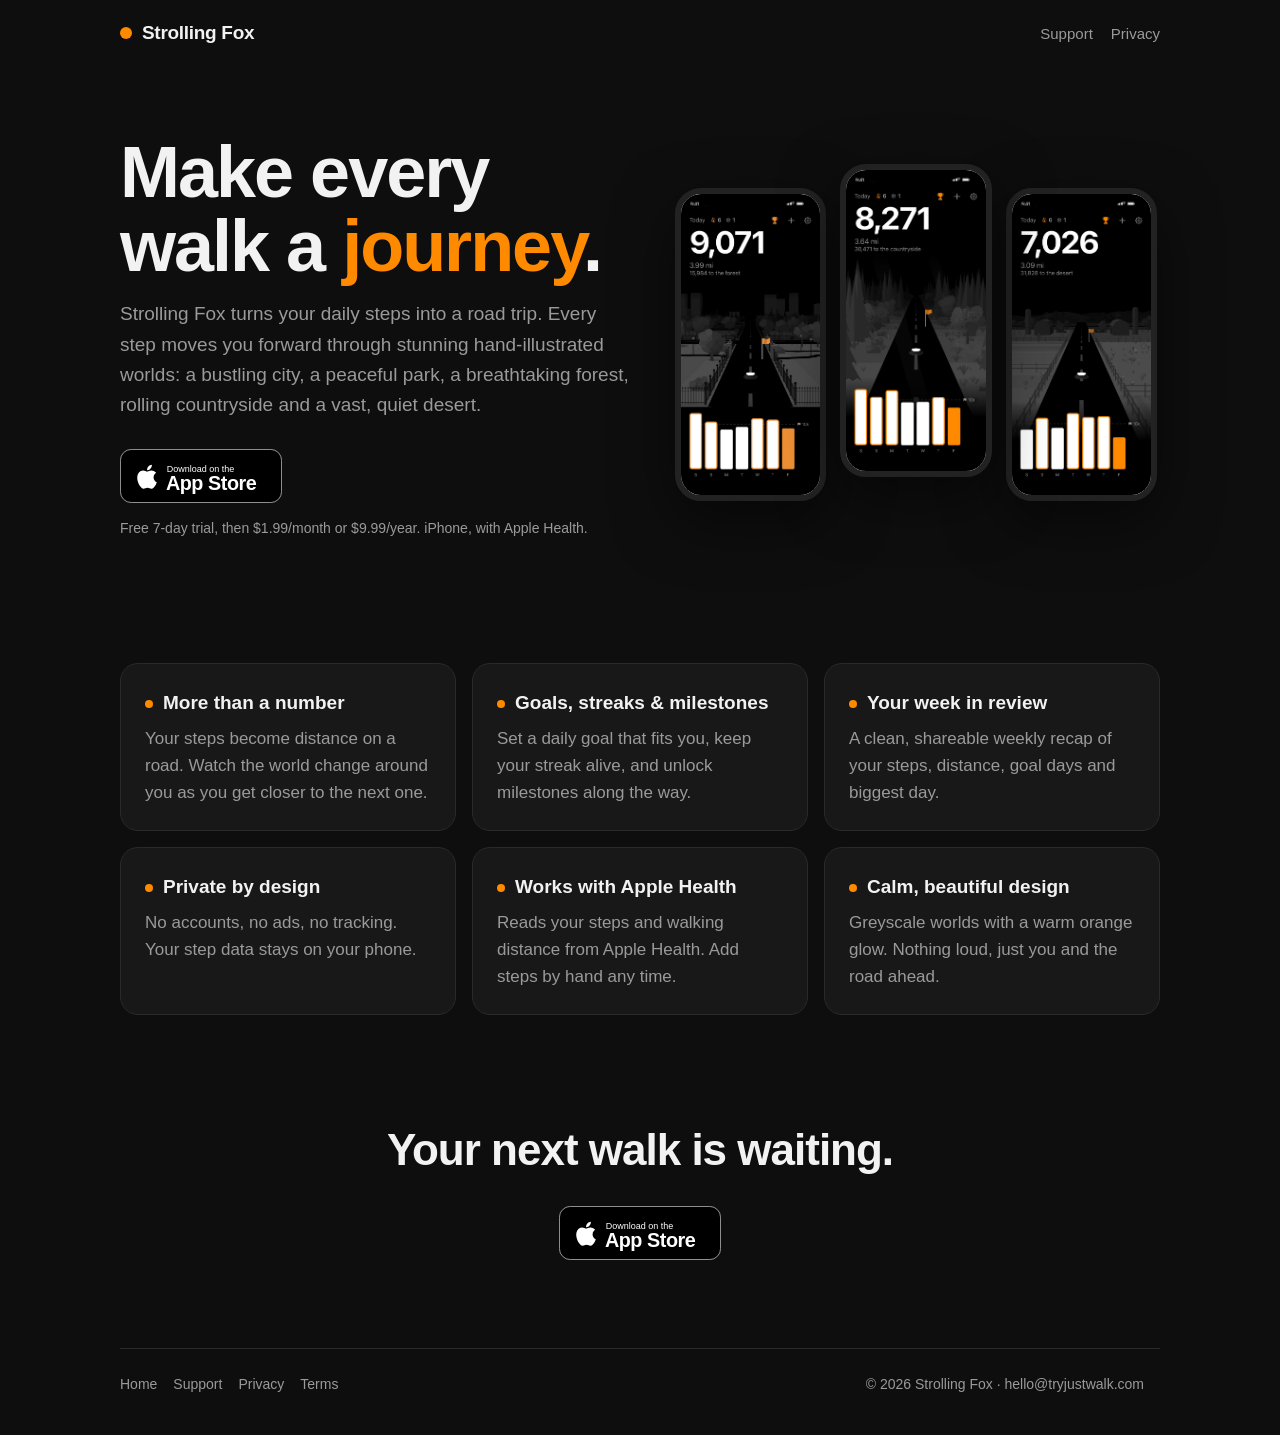
<file: index.html>
<!doctype html><html lang="en"><head><meta charset="utf-8"><meta name="viewport" content="width=device-width,initial-scale=1">
<title>Strolling Fox - Make every walk a journey</title><meta name="description" content="Strolling Fox turns your daily steps into a journey through stunning illustrated worlds. Make every walk a journey.">
<meta name="theme-color" content="#0e0e0e"><link rel="icon" href="img/favicon.png"><link rel="apple-touch-icon" href="img/icon.png">
<meta property="og:title" content="Strolling Fox - Make every walk a journey"><meta property="og:image" content="https://tryjustwalk.com/img/park.jpg">
<meta name="apple-itunes-app" content="app-id=6825459763"><link rel="stylesheet" href="style.css"></head><body>
<div class="wrap"><header class="nav"><a class="brand" href="index.html">Strolling Fox</a><nav><a href="support.html">Support</a><a href="privacy.html">Privacy</a></nav></header></div>
<main class="wrap"><section class="hero"><div>
<h1>Make every walk a <em>journey</em>.</h1>
<p class="lead">Strolling Fox turns your daily steps into a road trip. Every step moves you forward through stunning hand-illustrated worlds: a bustling city, a peaceful park, a breathtaking forest, rolling countryside and a vast, quiet desert.</p>
<a class="badge" href="https://apps.apple.com/app/id6825459763"><img src="img/app-store-badge.svg" alt="Download on the App Store"></a><p class="small">Free 7-day trial, then $1.99/month or $9.99/year. iPhone, with Apple Health.</p>
</div><div class="phones">
<div class="phone"><img src="img/park.jpg" alt="Strolling Fox Home screen walking through the park" loading="eager"></div>
<div class="phone"><img src="img/forest.jpg" alt="Strolling Fox walking through the forest"></div>
<div class="phone"><img src="img/country.jpg" alt="Strolling Fox walking through the countryside"></div>
</div></section>
<section class="props">
<div class="prop"><h3>More than a number</h3><p>Your steps become distance on a road. Watch the world change around you as you get closer to the next one.</p></div>
<div class="prop"><h3>Goals, streaks &amp; milestones</h3><p>Set a daily goal that fits you, keep your streak alive, and unlock milestones along the way.</p></div>
<div class="prop"><h3>Your week in review</h3><p>A clean, shareable weekly recap of your steps, distance, goal days and biggest day.</p></div>
<div class="prop"><h3>Private by design</h3><p>No accounts, no ads, no tracking. Your step data stays on your phone.</p></div>
<div class="prop"><h3>Works with Apple Health</h3><p>Reads your steps and walking distance from Apple Health. Add steps by hand any time.</p></div>
<div class="prop"><h3>Calm, beautiful design</h3><p>Greyscale worlds with a warm orange glow. Nothing loud, just you and the road ahead.</p></div>
</section>
<section class="cta"><h2>Your next walk is waiting.</h2><a class="badge" href="https://apps.apple.com/app/id6825459763"><img src="img/app-store-badge.svg" alt="Download on the App Store"></a></section></main>
<div class="wrap"><footer class="site"><div><a href="index.html">Home</a><a href="support.html">Support</a><a href="privacy.html">Privacy</a><a href="terms.html">Terms</a></div><div>© 2026 Strolling Fox · <a href="mailto:hello@tryjustwalk.com">hello@tryjustwalk.com</a></div></footer></div></body></html>
</file>
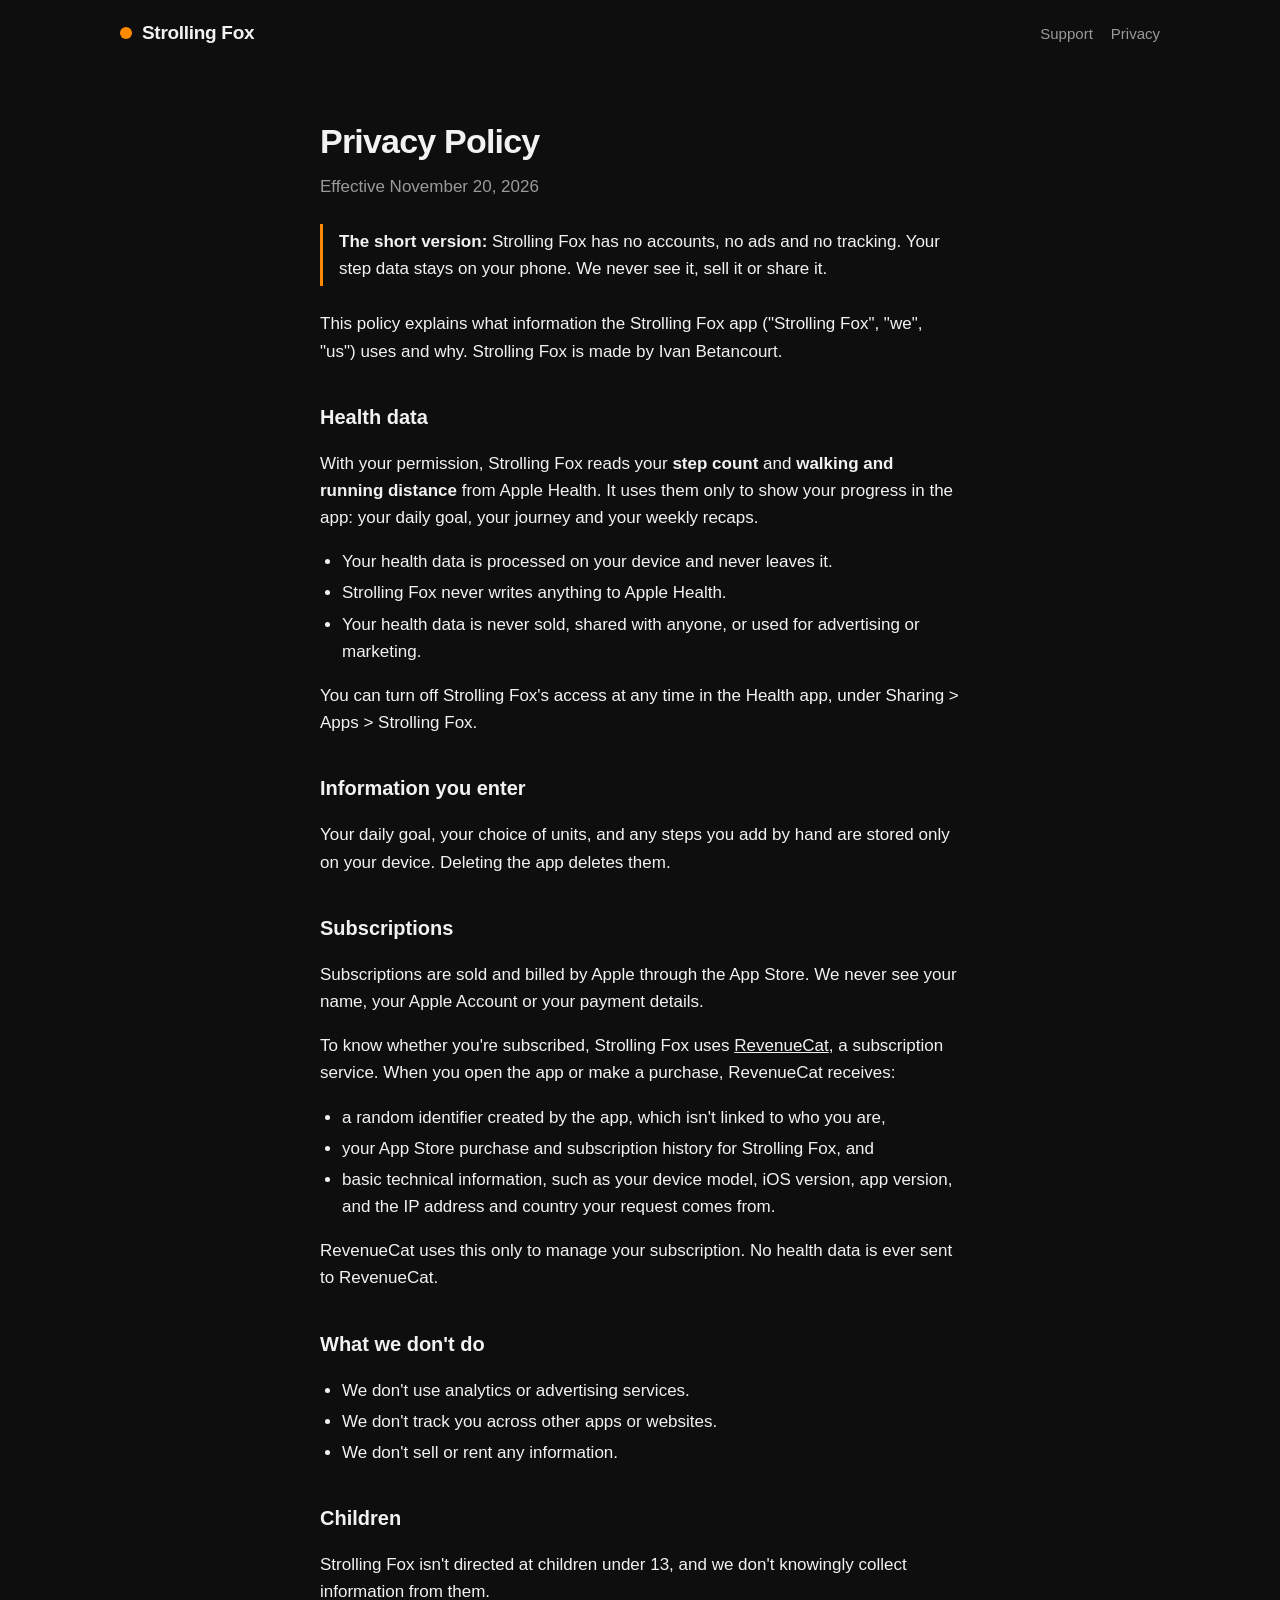
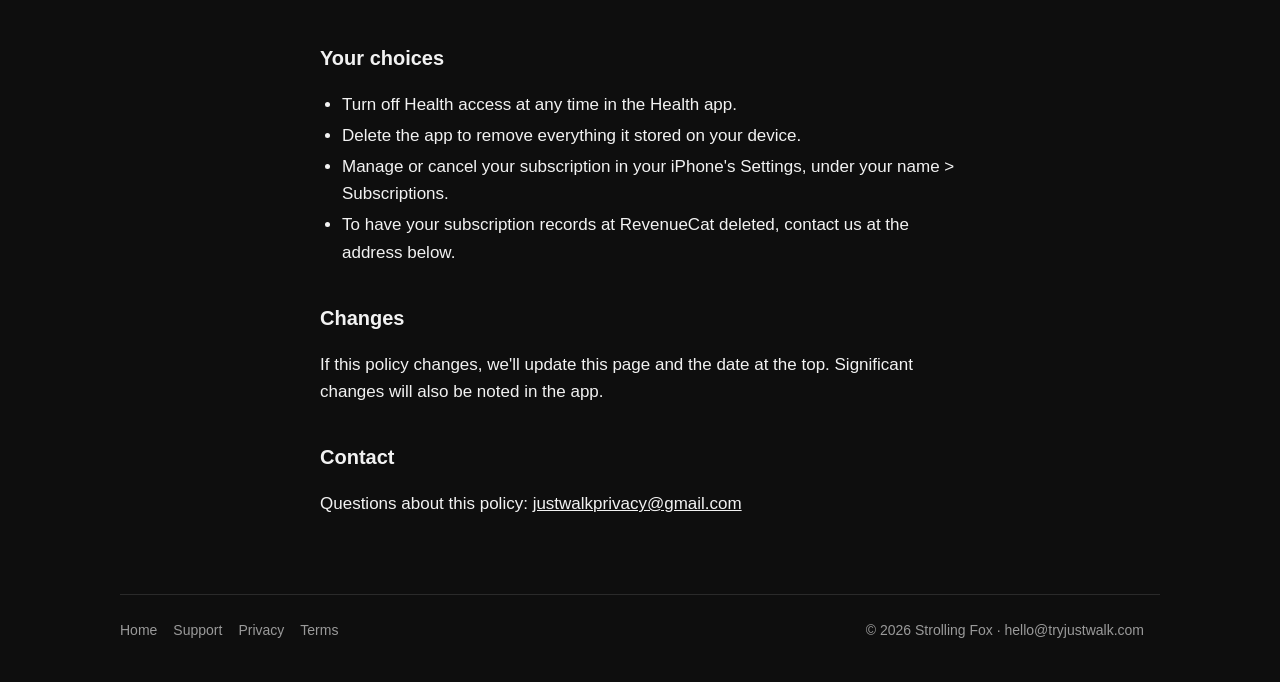
<file: privacy.html>
<!doctype html><html lang="en"><head><meta charset="utf-8"><meta name="viewport" content="width=device-width,initial-scale=1">
<title>Privacy Policy - Strolling Fox</title><meta name="description" content="Strolling Fox turns your daily steps into a journey through stunning illustrated worlds. Make every walk a journey.">
<meta name="theme-color" content="#0e0e0e"><link rel="icon" href="img/favicon.png"><link rel="apple-touch-icon" href="img/icon.png">
<meta property="og:title" content="Strolling Fox - Make every walk a journey"><meta property="og:image" content="https://tryjustwalk.com/img/park.jpg">
<meta name="apple-itunes-app" content="app-id=6825459763"><link rel="stylesheet" href="style.css"></head><body>
<div class="wrap"><header class="nav"><a class="brand" href="index.html">Strolling Fox</a><nav><a href="support.html">Support</a><a href="privacy.html">Privacy</a></nav></header></div>
<main class="doc">

      <div class="brand">Strolling Fox</div>
      <h1>Privacy Policy</h1>
      <p class="date">Effective November 20, 2026</p>

      <p class="summary">
        <strong>The short version:</strong> Strolling Fox has no accounts, no ads and no tracking. Your
        step data stays on your phone. We never see it, sell it or share it.
      </p>

      <p>
        This policy explains what information the Strolling Fox app ("Strolling Fox", "we", "us") uses and
        why. Strolling Fox is made by Ivan Betancourt.
      </p>

      <h2>Health data</h2>
      <p>
        With your permission, Strolling Fox reads your <strong>step count</strong> and
        <strong>walking and running distance</strong> from Apple Health. It uses them only to show
        your progress in the app: your daily goal, your journey and your weekly recaps.
      </p>
      <ul>
        <li>Your health data is processed on your device and never leaves it.</li>
        <li>Strolling Fox never writes anything to Apple Health.</li>
        <li>
          Your health data is never sold, shared with anyone, or used for advertising or
          marketing.
        </li>
      </ul>
      <p>
        You can turn off Strolling Fox's access at any time in the Health app, under Sharing &gt; Apps
        &gt; Strolling Fox.
      </p>

      <h2>Information you enter</h2>
      <p>
        Your daily goal, your choice of units, and any steps you add by hand are stored only on
        your device. Deleting the app deletes them.
      </p>

      <h2>Subscriptions</h2>
      <p>
        Subscriptions are sold and billed by Apple through the App Store. We never see your name,
        your Apple Account or your payment details.
      </p>
      <p>
        To know whether you're subscribed, Strolling Fox uses
        <a href="https://www.revenuecat.com/privacy">RevenueCat</a>, a subscription service. When
        you open the app or make a purchase, RevenueCat receives:
      </p>
      <ul>
        <li>a random identifier created by the app, which isn't linked to who you are,</li>
        <li>your App Store purchase and subscription history for Strolling Fox, and</li>
        <li>
          basic technical information, such as your device model, iOS version, app version, and
          the IP address and country your request comes from.
        </li>
      </ul>
      <p>
        RevenueCat uses this only to manage your subscription. No health data is ever sent to
        RevenueCat.
      </p>

      <h2>What we don't do</h2>
      <ul>
        <li>We don't use analytics or advertising services.</li>
        <li>We don't track you across other apps or websites.</li>
        <li>We don't sell or rent any information.</li>
      </ul>

      <h2>Children</h2>
      <p>
        Strolling Fox isn't directed at children under 13, and we don't knowingly collect information
        from them.
      </p>

      <h2>Your choices</h2>
      <ul>
        <li>Turn off Health access at any time in the Health app.</li>
        <li>Delete the app to remove everything it stored on your device.</li>
        <li>
          Manage or cancel your subscription in your iPhone's Settings, under your name &gt;
          Subscriptions.
        </li>
        <li>
          To have your subscription records at RevenueCat deleted, contact us at the address
          below.
        </li>
      </ul>

      <h2>Changes</h2>
      <p>
        If this policy changes, we'll update this page and the date at the top. Significant changes
        will also be noted in the app.
      </p>

      <h2>Contact</h2>
      <p>Questions about this policy: <a href="mailto:justwalkprivacy@gmail.com">justwalkprivacy@gmail.com</a></p>
      <footer>Strolling Fox · <a href="terms.html">Terms of Use</a></footer>
    </main>
<div class="wrap"><footer class="site"><div><a href="index.html">Home</a><a href="support.html">Support</a><a href="privacy.html">Privacy</a><a href="terms.html">Terms</a></div><div>© 2026 Strolling Fox · <a href="mailto:hello@tryjustwalk.com">hello@tryjustwalk.com</a></div></footer></div></body></html>
</file>
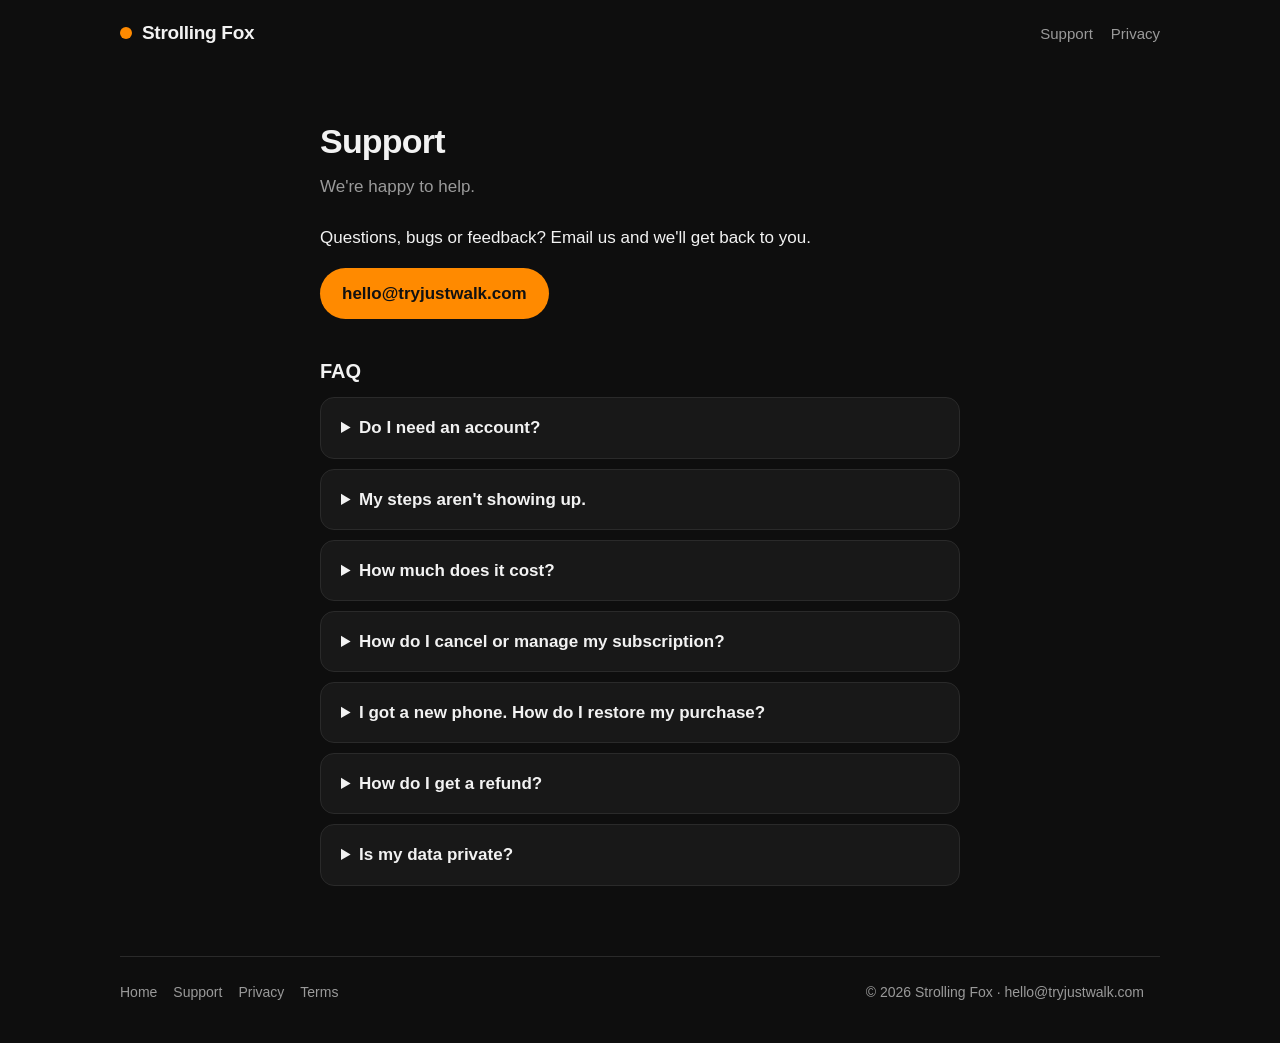
<file: support.html>
<!doctype html><html lang="en"><head><meta charset="utf-8"><meta name="viewport" content="width=device-width,initial-scale=1">
<title>Support - Strolling Fox</title><meta name="description" content="Strolling Fox turns your daily steps into a journey through stunning illustrated worlds. Make every walk a journey.">
<meta name="theme-color" content="#0e0e0e"><link rel="icon" href="img/favicon.png"><link rel="apple-touch-icon" href="img/icon.png">
<meta property="og:title" content="Strolling Fox - Make every walk a journey"><meta property="og:image" content="https://tryjustwalk.com/img/park.jpg">
<meta name="apple-itunes-app" content="app-id=6825459763"><link rel="stylesheet" href="style.css"></head><body>
<div class="wrap"><header class="nav"><a class="brand" href="index.html">Strolling Fox</a><nav><a href="support.html">Support</a><a href="privacy.html">Privacy</a></nav></header></div>
<main class="doc"><h1>Support</h1><p class="date">We're happy to help.</p>
<p>Questions, bugs or feedback? Email us and we'll get back to you.</p><p><a class="btn" href="mailto:hello@tryjustwalk.com">hello@tryjustwalk.com</a></p>
<h2>FAQ</h2>
<details><summary>Do I need an account?</summary><p>No. Strolling Fox has no accounts or logins. Open the app, tap Get started, allow Apple Health access, enter your height and confirm a daily goal.</p></details>
<details><summary>My steps aren't showing up.</summary><p>Strolling Fox reads steps and walking + running distance from Apple Health. Check that access is allowed in the Health app under Sharing → Apps → Strolling Fox (or Settings → Privacy &amp; Security → Health). You can also add steps by hand with the + button on Home.</p></details>
<details><summary>How much does it cost?</summary><p>Strolling Fox Monthly is $1.99/month and Strolling Fox Yearly is $9.99/year, each with a 7-day free trial. Subscriptions renew automatically until cancelled.</p></details>
<details><summary>How do I cancel or manage my subscription?</summary><p>On your iPhone, go to Settings → your name → Subscriptions, or tap Manage subscription in Strolling Fox's Settings. Cancel at least 24 hours before renewal to avoid being charged.</p></details>
<details><summary>I got a new phone. How do I restore my purchase?</summary><p>Open Settings in Strolling Fox and tap Restore purchases while signed in with the same Apple ID.</p></details>
<details><summary>How do I get a refund?</summary><p>Purchases are handled by Apple. Request a refund at <a href="https://reportaproblem.apple.com">reportaproblem.apple.com</a>.</p></details>
<details><summary>Is my data private?</summary><p>Yes. No accounts, no ads and no tracking, and your step data stays on your phone. See our <a href="privacy.html">Privacy Policy</a>.</p></details>
</main>
<div class="wrap"><footer class="site"><div><a href="index.html">Home</a><a href="support.html">Support</a><a href="privacy.html">Privacy</a><a href="terms.html">Terms</a></div><div>© 2026 Strolling Fox · <a href="mailto:hello@tryjustwalk.com">hello@tryjustwalk.com</a></div></footer></div></body></html>
</file>
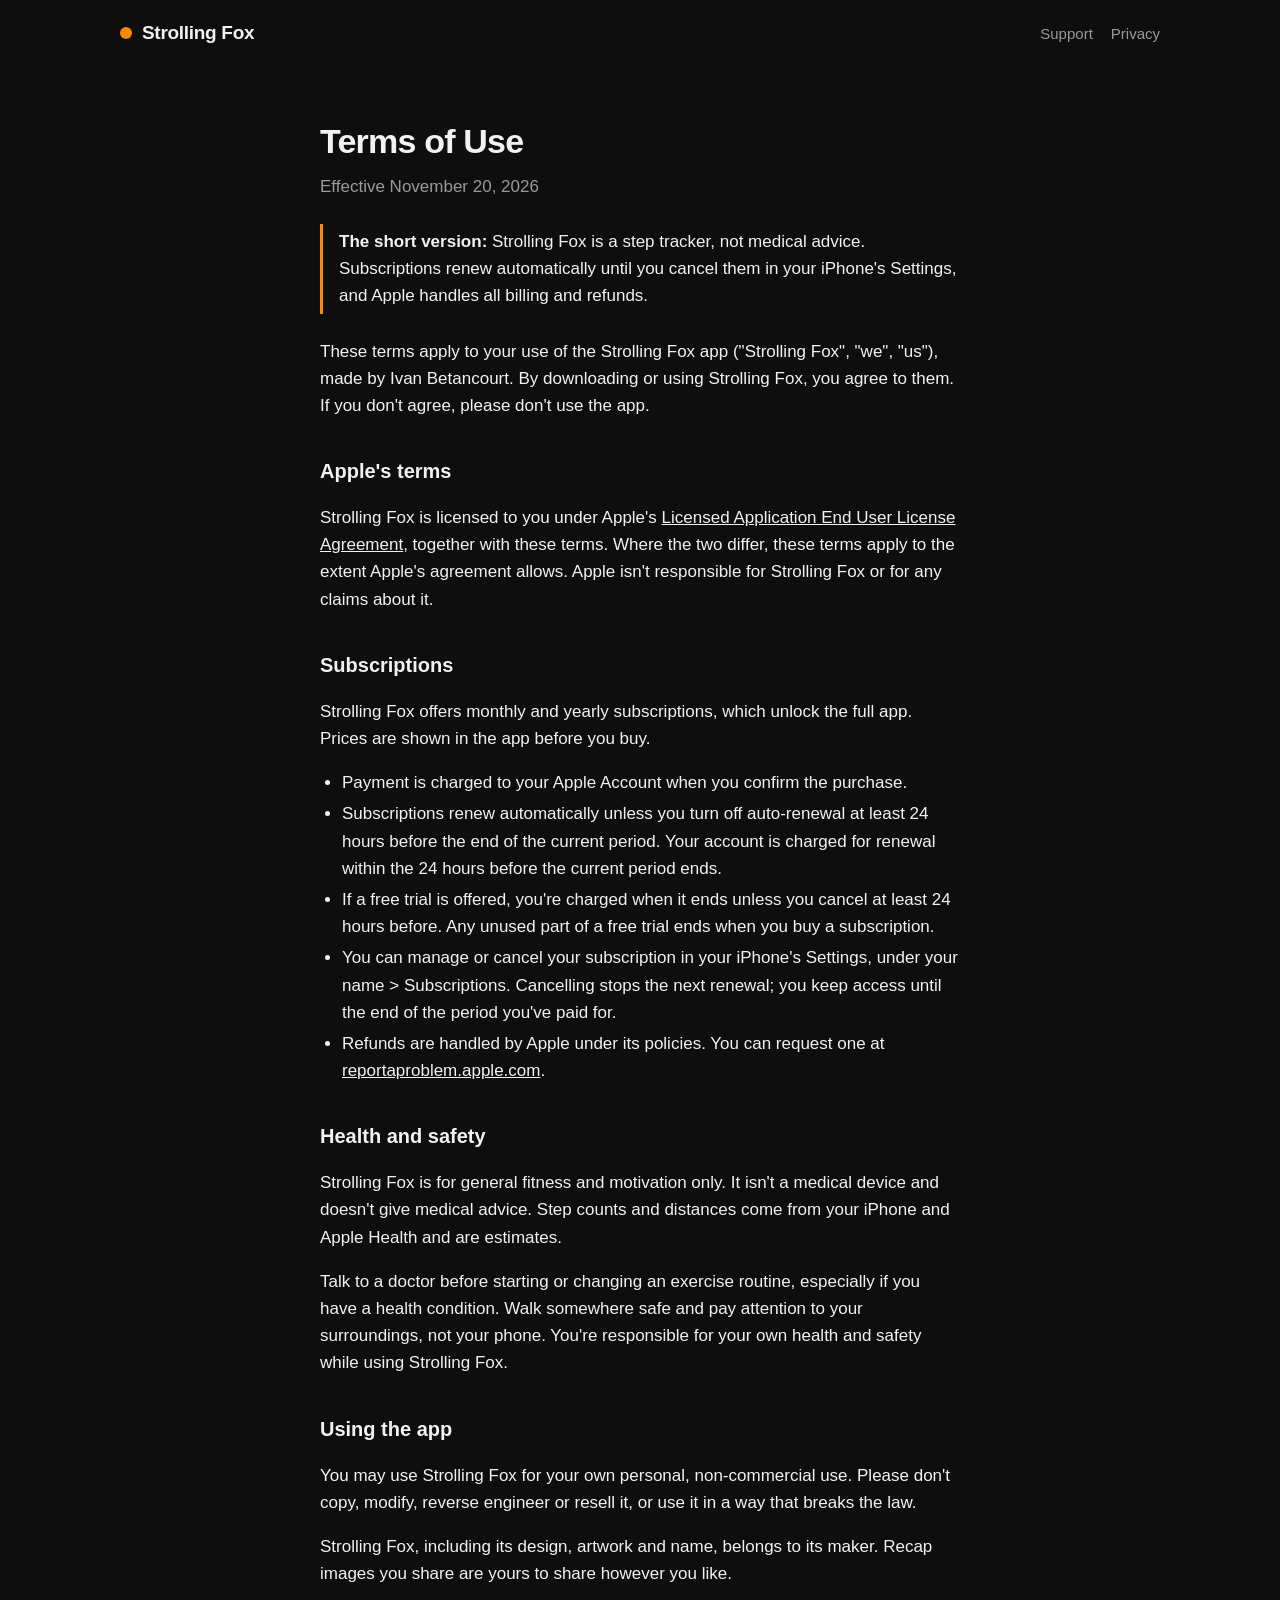
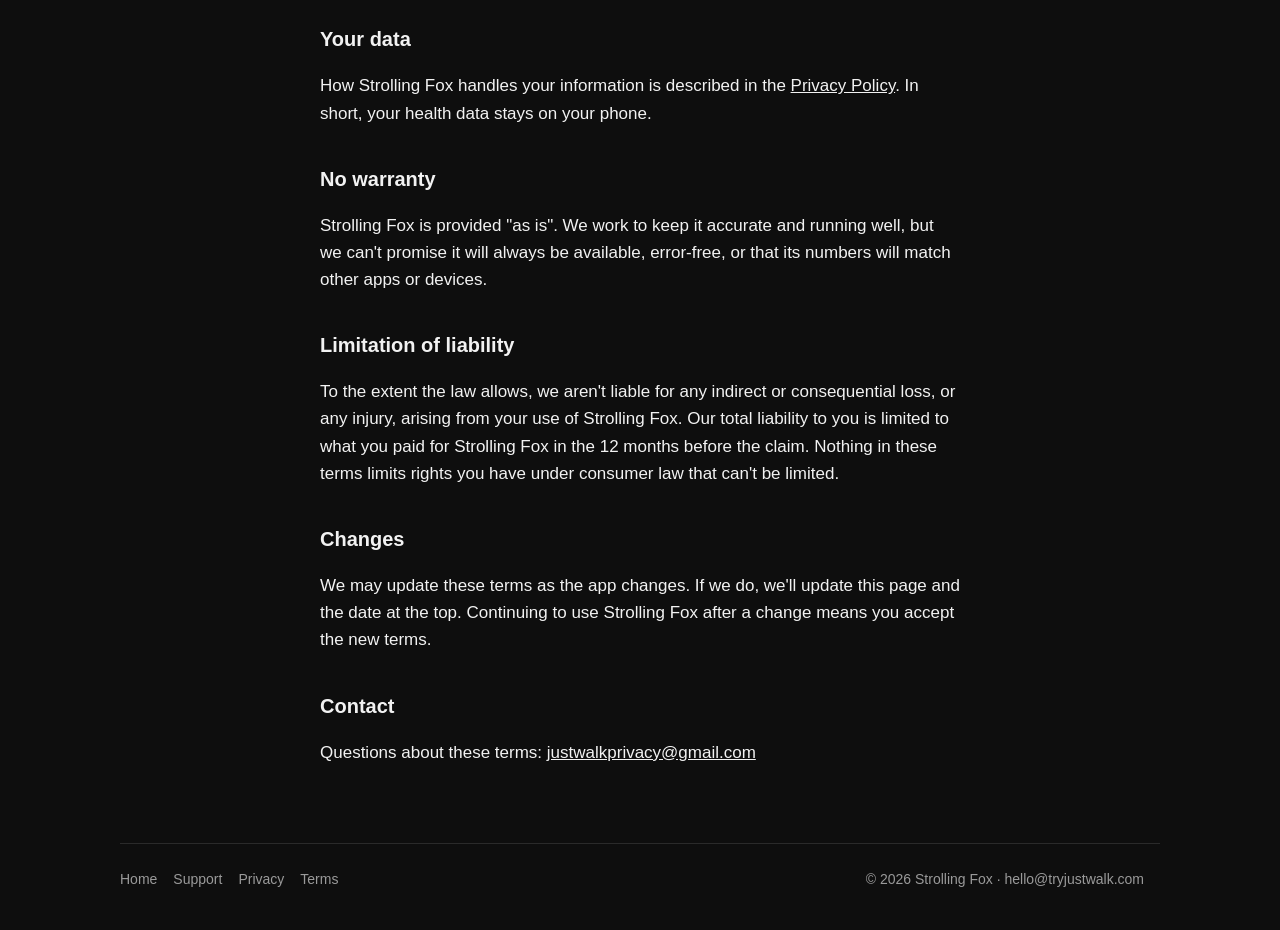
<file: terms.html>
<!doctype html><html lang="en"><head><meta charset="utf-8"><meta name="viewport" content="width=device-width,initial-scale=1">
<title>Terms of Use - Strolling Fox</title><meta name="description" content="Strolling Fox turns your daily steps into a journey through stunning illustrated worlds. Make every walk a journey.">
<meta name="theme-color" content="#0e0e0e"><link rel="icon" href="img/favicon.png"><link rel="apple-touch-icon" href="img/icon.png">
<meta property="og:title" content="Strolling Fox - Make every walk a journey"><meta property="og:image" content="https://tryjustwalk.com/img/park.jpg">
<meta name="apple-itunes-app" content="app-id=6825459763"><link rel="stylesheet" href="style.css"></head><body>
<div class="wrap"><header class="nav"><a class="brand" href="index.html">Strolling Fox</a><nav><a href="support.html">Support</a><a href="privacy.html">Privacy</a></nav></header></div>
<main class="doc">

      <div class="brand">Strolling Fox</div>
      <h1>Terms of Use</h1>
      <p class="date">Effective November 20, 2026</p>

      <p class="summary">
        <strong>The short version:</strong> Strolling Fox is a step tracker, not medical advice.
        Subscriptions renew automatically until you cancel them in your iPhone's Settings, and
        Apple handles all billing and refunds.
      </p>

      <p>
        These terms apply to your use of the Strolling Fox app ("Strolling Fox", "we", "us"), made by Ivan
        Betancourt. By downloading or using Strolling Fox, you agree to them. If you don't agree, please
        don't use the app.
      </p>

      <h2>Apple's terms</h2>
      <p>
        Strolling Fox is licensed to you under Apple's
        <a href="https://www.apple.com/legal/internet-services/itunes/dev/stdeula/"
          >Licensed Application End User License Agreement</a
        >, together with these terms. Where the two differ, these terms apply to the extent
        Apple's agreement allows. Apple isn't responsible for Strolling Fox or for any claims about it.
      </p>

      <h2>Subscriptions</h2>
      <p>
        Strolling Fox offers monthly and yearly subscriptions, which unlock the full app. Prices are
        shown in the app before you buy.
      </p>
      <ul>
        <li>Payment is charged to your Apple Account when you confirm the purchase.</li>
        <li>
          Subscriptions renew automatically unless you turn off auto-renewal at least 24 hours
          before the end of the current period. Your account is charged for renewal within the 24
          hours before the current period ends.
        </li>
        <li>
          If a free trial is offered, you're charged when it ends unless you cancel at least 24
          hours before. Any unused part of a free trial ends when you buy a subscription.
        </li>
        <li>
          You can manage or cancel your subscription in your iPhone's Settings, under your name
          &gt; Subscriptions. Cancelling stops the next renewal; you keep access until the end of
          the period you've paid for.
        </li>
        <li>
          Refunds are handled by Apple under its policies. You can request one at
          <a href="https://reportaproblem.apple.com">reportaproblem.apple.com</a>.
        </li>
      </ul>

      <h2>Health and safety</h2>
      <p>
        Strolling Fox is for general fitness and motivation only. It isn't a medical device and doesn't
        give medical advice. Step counts and distances come from your iPhone and Apple Health and
        are estimates.
      </p>
      <p>
        Talk to a doctor before starting or changing an exercise routine, especially if you have a
        health condition. Walk somewhere safe and pay attention to your surroundings, not your
        phone. You're responsible for your own health and safety while using Strolling Fox.
      </p>

      <h2>Using the app</h2>
      <p>
        You may use Strolling Fox for your own personal, non-commercial use. Please don't copy, modify,
        reverse engineer or resell it, or use it in a way that breaks the law.
      </p>
      <p>
        Strolling Fox, including its design, artwork and name, belongs to its maker. Recap images you
        share are yours to share however you like.
      </p>

      <h2>Your data</h2>
      <p>
        How Strolling Fox handles your information is described in the
        <a href="./">Privacy Policy</a>. In short, your health data stays on your phone.
      </p>

      <h2>No warranty</h2>
      <p>
        Strolling Fox is provided "as is". We work to keep it accurate and running well, but we can't
        promise it will always be available, error-free, or that its numbers will match other
        apps or devices.
      </p>

      <h2>Limitation of liability</h2>
      <p>
        To the extent the law allows, we aren't liable for any indirect or consequential loss, or
        any injury, arising from your use of Strolling Fox. Our total liability to you is limited to
        what you paid for Strolling Fox in the 12 months before the claim. Nothing in these terms
        limits rights you have under consumer law that can't be limited.
      </p>

      <h2>Changes</h2>
      <p>
        We may update these terms as the app changes. If we do, we'll update this page and the
        date at the top. Continuing to use Strolling Fox after a change means you accept the new terms.
      </p>

      <h2>Contact</h2>
      <p>
        Questions about these terms:
        <a href="mailto:justwalkprivacy@gmail.com">justwalkprivacy@gmail.com</a>
      </p>
      <footer>Strolling Fox · <a href="./">Privacy Policy</a></footer>
    </main>
<div class="wrap"><footer class="site"><div><a href="index.html">Home</a><a href="support.html">Support</a><a href="privacy.html">Privacy</a><a href="terms.html">Terms</a></div><div>© 2026 Strolling Fox · <a href="mailto:hello@tryjustwalk.com">hello@tryjustwalk.com</a></div></footer></div></body></html>
</file>
<file: style.css>
:root{--bg:#0e0e0e;--card:#181818;--text:#f2f2f2;--soft:#9a9a9a;--rule:#2a2a2a;--sun:#ff8a00}
*{box-sizing:border-box}html{-webkit-text-size-adjust:100%}
body{margin:0;background:var(--bg);color:var(--text);font:17px/1.6 -apple-system,BlinkMacSystemFont,'Segoe UI',Helvetica,Arial,sans-serif}
a{color:inherit}.wrap{max-width:1080px;margin:0 auto;padding:0 20px}
header.nav{display:flex;align-items:center;justify-content:space-between;padding:18px 0}
.brand{display:flex;align-items:center;gap:10px;font-weight:800;letter-spacing:-.3px;text-decoration:none;font-size:19px}
.brand::before{content:'';width:12px;height:12px;border-radius:50%;background:var(--sun)}
.nav nav a{color:var(--soft);text-decoration:none;margin-left:18px;font-size:15px}.nav nav a:hover{color:var(--text)}
.hero{display:grid;gap:40px;padding:40px 0 60px;align-items:center}
.hero h1{font-size:clamp(40px,9vw,72px);line-height:1.02;letter-spacing:-2px;margin:0 0 16px}
.hero h1 em{font-style:normal;color:var(--sun)}
.hero p.lead{color:var(--soft);font-size:19px;max-width:30em;margin:0 0 28px}
.badge img{height:54px;display:block}.small{color:var(--soft);font-size:14px;margin-top:14px}
.phones{display:flex;gap:14px;justify-content:center}
.phone{width:31%;max-width:220px;border-radius:26px;overflow:hidden;border:6px solid #222;background:#fff;box-shadow:0 20px 60px rgba(0,0,0,.5)}
.phone img{display:block;width:100%;height:auto}.phone:nth-child(2){transform:translateY(-24px)}
section.props{display:grid;gap:16px;padding:20px 0 60px}
.prop{background:var(--card);border:1px solid var(--rule);border-radius:18px;padding:24px}
.prop h3{margin:0 0 6px;font-size:19px}.prop h3::before{content:'';display:inline-block;width:8px;height:8px;border-radius:50%;background:var(--sun);margin-right:10px;vertical-align:middle}
.prop p{margin:0;color:var(--soft)}
.cta{text-align:center;padding:40px 0 80px}.cta h2{font-size:clamp(28px,6vw,44px);letter-spacing:-1px;margin:0 0 20px}
.cta .badge{display:inline-block}
footer.site{border-top:1px solid var(--rule);padding:24px 0 40px;color:var(--soft);font-size:14px;display:flex;flex-wrap:wrap;gap:16px;justify-content:space-between}
footer.site a{text-decoration:none;margin-right:16px}
.doc{max-width:680px;margin:0 auto;padding:24px 20px 60px}
.doc h1{font-size:34px;letter-spacing:-.8px;margin:24px 0 4px}.doc h2{font-size:20px;margin:36px 0 8px}
.doc .date{color:var(--soft);margin:0 0 24px}.doc .summary{border-left:3px solid var(--sun);padding:4px 0 4px 16px;margin:24px 0}
.doc ul{padding-left:22px}.doc li{margin:4px 0}.doc .brand{display:none}.doc>footer{display:none}
details{background:var(--card);border:1px solid var(--rule);border-radius:14px;padding:16px 20px;margin:10px 0}
summary{cursor:pointer;font-weight:600}details p{color:var(--soft);margin:10px 0 0}
.btn{display:inline-block;background:var(--sun);color:#111;font-weight:700;text-decoration:none;padding:12px 22px;border-radius:999px}
@media(min-width:860px){.hero{grid-template-columns:1.05fr 1fr;padding:70px 0 90px}section.props{grid-template-columns:repeat(3,1fr)}}
</file>
